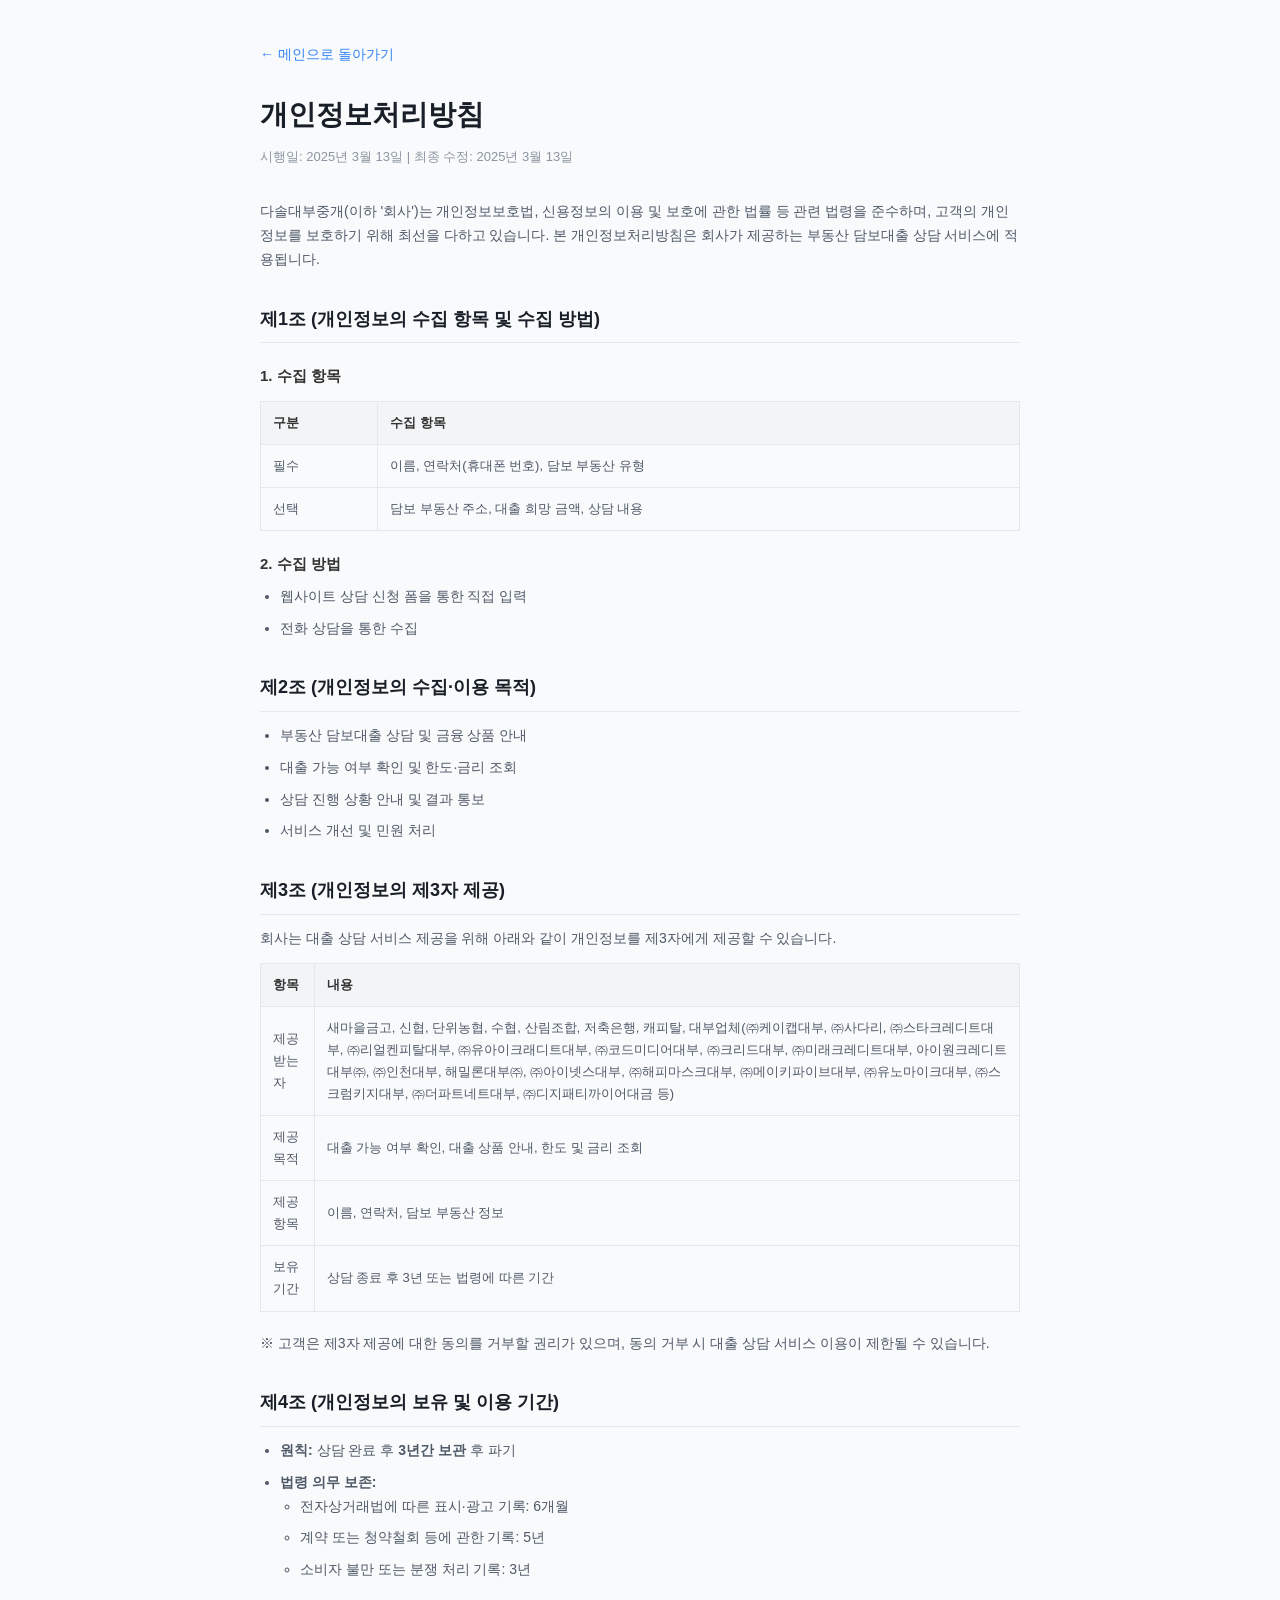
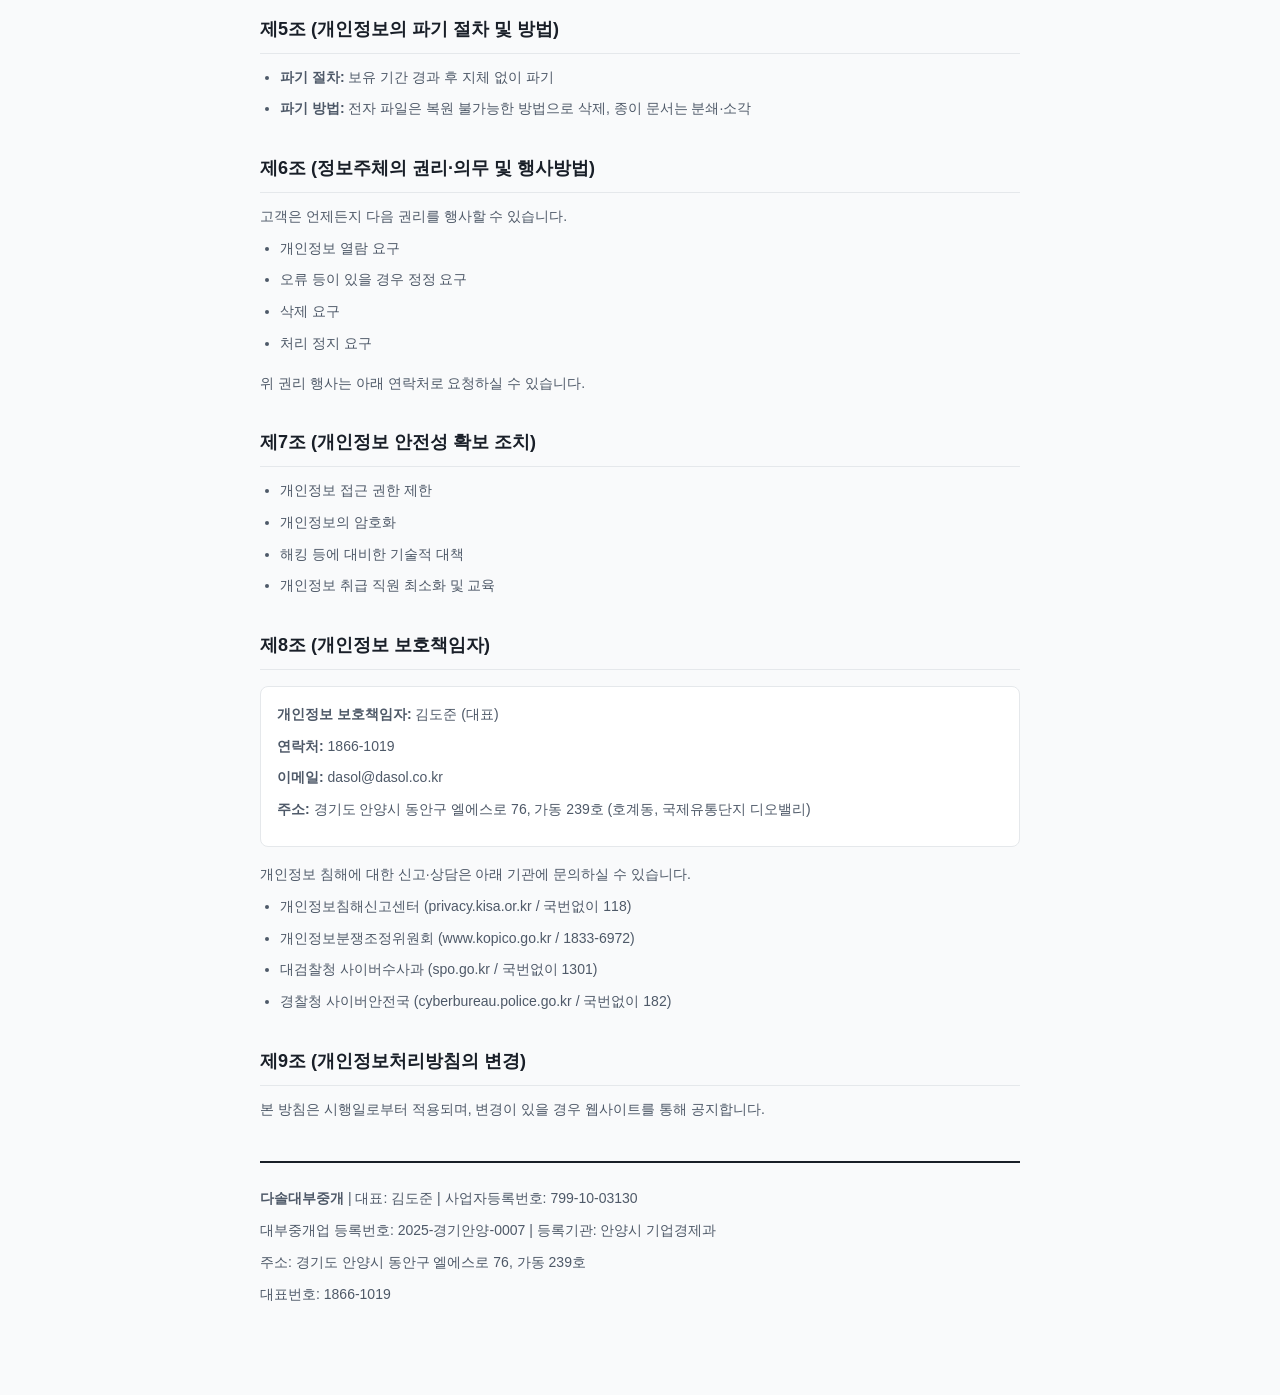
<file: privacy.html>
<!DOCTYPE html>
<html lang="ko">
<head>
    <meta charset="UTF-8">
    <meta name="viewport" content="width=device-width, initial-scale=1.0">
    <title>개인정보처리방침 | 다솔대부중개</title>
    <meta name="robots" content="noindex, nofollow">
    <style>
        * { margin: 0; padding: 0; box-sizing: border-box; }
        body { font-family: 'Pretendard', -apple-system, sans-serif; color: #333; line-height: 1.7; background: #f9fafb; }
        .container { max-width: 800px; margin: 0 auto; padding: 40px 20px 80px; }
        .back-link { display: inline-block; margin-bottom: 24px; color: #3182F6; text-decoration: none; font-size: 14px; }
        .back-link:hover { text-decoration: underline; }
        h1 { font-size: 28px; font-weight: 800; color: #191F28; margin-bottom: 8px; }
        .update-date { font-size: 13px; color: #8B95A1; margin-bottom: 32px; }
        h2 { font-size: 18px; font-weight: 700; color: #191F28; margin: 32px 0 12px; padding-bottom: 8px; border-bottom: 1px solid #e5e8eb; }
        h3 { font-size: 15px; font-weight: 600; color: #333; margin: 20px 0 8px; }
        p, li { font-size: 14px; color: #4E5968; margin-bottom: 8px; }
        ul, ol { padding-left: 20px; margin-bottom: 16px; }
        table { width: 100%; border-collapse: collapse; margin: 12px 0 20px; font-size: 13px; }
        th, td { border: 1px solid #e5e8eb; padding: 10px 12px; text-align: left; }
        th { background: #f2f4f6; color: #333; font-weight: 600; }
        td { color: #4E5968; }
        .highlight-box { background: #fff; border: 1px solid #e5e8eb; border-radius: 8px; padding: 16px; margin: 16px 0; }
        .footer-info { margin-top: 40px; padding-top: 24px; border-top: 2px solid #191F28; font-size: 13px; color: #8B95A1; }
    </style>
</head>
<body>
    <div class="container">
        <a href="index.html" class="back-link">← 메인으로 돌아가기</a>
        <h1>개인정보처리방침</h1>
        <p class="update-date">시행일: 2025년 3월 13일 | 최종 수정: 2025년 3월 13일</p>

        <p>다솔대부중개(이하 '회사')는 개인정보보호법, 신용정보의 이용 및 보호에 관한 법률 등 관련 법령을 준수하며, 고객의 개인정보를 보호하기 위해 최선을 다하고 있습니다. 본 개인정보처리방침은 회사가 제공하는 부동산 담보대출 상담 서비스에 적용됩니다.</p>

        <h2>제1조 (개인정보의 수집 항목 및 수집 방법)</h2>
        <h3>1. 수집 항목</h3>
        <table>
            <tr><th>구분</th><th>수집 항목</th></tr>
            <tr><td>필수</td><td>이름, 연락처(휴대폰 번호), 담보 부동산 유형</td></tr>
            <tr><td>선택</td><td>담보 부동산 주소, 대출 희망 금액, 상담 내용</td></tr>
        </table>
        <h3>2. 수집 방법</h3>
        <ul>
            <li>웹사이트 상담 신청 폼을 통한 직접 입력</li>
            <li>전화 상담을 통한 수집</li>
        </ul>

        <h2>제2조 (개인정보의 수집·이용 목적)</h2>
        <ul>
            <li>부동산 담보대출 상담 및 금융 상품 안내</li>
            <li>대출 가능 여부 확인 및 한도·금리 조회</li>
            <li>상담 진행 상황 안내 및 결과 통보</li>
            <li>서비스 개선 및 민원 처리</li>
        </ul>

        <h2>제3조 (개인정보의 제3자 제공)</h2>
        <p>회사는 대출 상담 서비스 제공을 위해 아래와 같이 개인정보를 제3자에게 제공할 수 있습니다.</p>
        <table>
            <tr><th>항목</th><th>내용</th></tr>
            <tr><td>제공받는 자</td><td>새마을금고, 신협, 단위농협, 수협, 산림조합, 저축은행, 캐피탈, 대부업체(㈜케이캡대부, ㈜사다리, ㈜스타크레디트대부, ㈜리얼켄피탈대부, ㈜유아이크래디트대부, ㈜코드미디어대부, ㈜크리드대부, ㈜미래크레디트대부, 아이원크레디트대부㈜, ㈜인천대부, 해밀론대부㈜, ㈜아이넷스대부, ㈜해피마스크대부, ㈜메이키파이브대부, ㈜유노마이크대부, ㈜스크럼키지대부, ㈜더파트네트대부, ㈜디지패티까이어대금 등)</td></tr>
            <tr><td>제공 목적</td><td>대출 가능 여부 확인, 대출 상품 안내, 한도 및 금리 조회</td></tr>
            <tr><td>제공 항목</td><td>이름, 연락처, 담보 부동산 정보</td></tr>
            <tr><td>보유 기간</td><td>상담 종료 후 3년 또는 법령에 따른 기간</td></tr>
        </table>
        <p>※ 고객은 제3자 제공에 대한 동의를 거부할 권리가 있으며, 동의 거부 시 대출 상담 서비스 이용이 제한될 수 있습니다.</p>

        <h2>제4조 (개인정보의 보유 및 이용 기간)</h2>
        <ul>
            <li><strong>원칙:</strong> 상담 완료 후 <strong>3년간 보관</strong> 후 파기</li>
            <li><strong>법령 의무 보존:</strong>
                <ul>
                    <li>전자상거래법에 따른 표시·광고 기록: 6개월</li>
                    <li>계약 또는 청약철회 등에 관한 기록: 5년</li>
                    <li>소비자 불만 또는 분쟁 처리 기록: 3년</li>
                </ul>
            </li>
        </ul>

        <h2>제5조 (개인정보의 파기 절차 및 방법)</h2>
        <ul>
            <li><strong>파기 절차:</strong> 보유 기간 경과 후 지체 없이 파기</li>
            <li><strong>파기 방법:</strong> 전자 파일은 복원 불가능한 방법으로 삭제, 종이 문서는 분쇄·소각</li>
        </ul>

        <h2>제6조 (정보주체의 권리·의무 및 행사방법)</h2>
        <p>고객은 언제든지 다음 권리를 행사할 수 있습니다.</p>
        <ul>
            <li>개인정보 열람 요구</li>
            <li>오류 등이 있을 경우 정정 요구</li>
            <li>삭제 요구</li>
            <li>처리 정지 요구</li>
        </ul>
        <p>위 권리 행사는 아래 연락처로 요청하실 수 있습니다.</p>

        <h2>제7조 (개인정보 안전성 확보 조치)</h2>
        <ul>
            <li>개인정보 접근 권한 제한</li>
            <li>개인정보의 암호화</li>
            <li>해킹 등에 대비한 기술적 대책</li>
            <li>개인정보 취급 직원 최소화 및 교육</li>
        </ul>

        <h2>제8조 (개인정보 보호책임자)</h2>
        <div class="highlight-box">
            <p><strong>개인정보 보호책임자:</strong> 김도준 (대표)</p>
            <p><strong>연락처:</strong> 1866-1019</p>
            <p><strong>이메일:</strong> dasol@dasol.co.kr</p>
            <p><strong>주소:</strong> 경기도 안양시 동안구 엘에스로 76, 가동 239호 (호계동, 국제유통단지 디오밸리)</p>
        </div>
        <p>개인정보 침해에 대한 신고·상담은 아래 기관에 문의하실 수 있습니다.</p>
        <ul>
            <li>개인정보침해신고센터 (privacy.kisa.or.kr / 국번없이 118)</li>
            <li>개인정보분쟁조정위원회 (www.kopico.go.kr / 1833-6972)</li>
            <li>대검찰청 사이버수사과 (spo.go.kr / 국번없이 1301)</li>
            <li>경찰청 사이버안전국 (cyberbureau.police.go.kr / 국번없이 182)</li>
        </ul>

        <h2>제9조 (개인정보처리방침의 변경)</h2>
        <p>본 방침은 시행일로부터 적용되며, 변경이 있을 경우 웹사이트를 통해 공지합니다.</p>

        <div class="footer-info">
            <p><strong>다솔대부중개</strong> | 대표: 김도준 | 사업자등록번호: 799-10-03130</p>
            <p>대부중개업 등록번호: 2025-경기안양-0007 | 등록기관: 안양시 기업경제과</p>
            <p>주소: 경기도 안양시 동안구 엘에스로 76, 가동 239호</p>
            <p>대표번호: 1866-1019</p>
        </div>
    </div>
</body>
</html>
</file>
